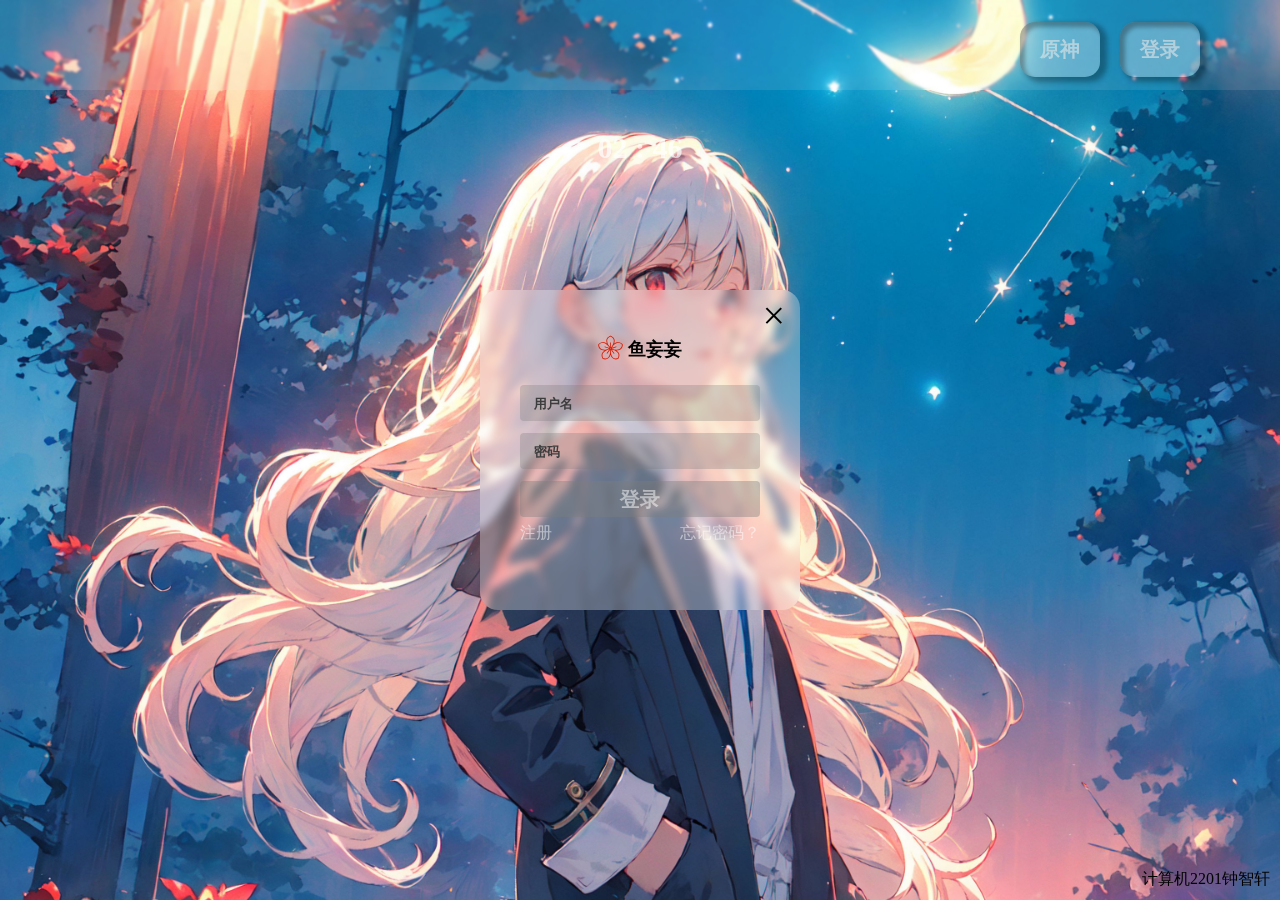
<file: index.html>
<!DOCTYPE html>
<html>

<head>
  <meta charset="utf-8" />
  <title>鱼妄妄</title>
  <!-- <meta http-equiv="refresh" content="5;url=Genshinlmpact.html"> -->
  <meta name="viewport" content="width=device-width, initial-scale=1, maximum-scale=1, user-scalable=no" />
  <!-- 适配手机 -->
  <link rel="icon" type="image/x-icon" href="img/icon/lbxx.ico" />
  <link rel="stylesheet" href="css/bgstyle.css" />
  <link rel="stylesheet" href="css/register.css" />
  <link rel="stylesheet" href="css/buttonstyle.css" />
  <script type="text/javascript">
    //.时间
    window.onload = function () {
      window.requestAnimationFrame(getDate);
    };
    function getDate() {
      window.setTimeout(function () {
        window.requestAnimationFrame(getDate);
      }, 1000 / 2);
      var d = new Date();
      var hour = d.getHours(); //获取小时
      var minute = d.getMinutes(); //获取分钟
      if (hour < 10) hour = "0" + hour;
      if (minute < 10) minute = "0" + minute;
      var Tools = document.getElementById("time");
      var da = hour + " : " + minute + " ";
      Tools.innerHTML = da;
    }
  </script>
</head>

<body>
  <div class="time"></div>
  <div class="box-one">
    <div class="index"></div>
    <input type="checkbox" id="display" />
    <label for="display" id="buttonstyle" class="header">登录</label>
    <button id="buttonstyle" class="Genshin-Impact" onclick="window.open('wal.html')">
      原神
    </button>
    <div id="time" align="center"></div>
    <div id="bg1" class="bgbox"></div>
    <div id="bg2" class="bgbox"></div>
    <div id="bg3" class="bgbox"></div>
    <div class="box">
      <div class="loginform">
        <form class="register" action="wal.html">
          <!-- 登录 -->
          <label for="display" class="exit">&times;</label>
          <h2>
            <svg t="1701339107495" class="form-icon-hua" viewBox="0 0 1077 1024" version="1.1"
              xmlns="http://www.w3.org/2000/svg" p-id="4821" width="200" height="200">
              <path
                d="M919.081687 624.098863c147.311764-47.786499 150.365788-224.380967 150.365789-231.746555a17.964849 17.964849 0 0 0-3.59297-10.77891c-4.311564-6.108049-110.483823-147.132115-257.795587-99.165968a380.675156 380.675156 0 0 0-112.459956 60.541542 377.261834 377.261834 0 0 0 22.995007-125.753945C718.59397 62.338027 551.70052 4.850509 544.694229 2.515079a17.964849 17.964849 0 0 0-11.497503 0c-7.006291 2.33543-173.899741 59.822948-173.899741 215.578191a379.597265 379.597265 0 0 0 22.995007 125.753945A381.393749 381.393749 0 0 0 269.472739 282.40743C122.340623 234.441283 16.348013 375.465349 12.036449 381.573398a17.964849 17.964849 0 0 0-3.59297 10.77891c0 7.365588 3.054024 183.960056 150.365788 231.746555a375.285701 375.285701 0 0 0 126.652188 17.066607 377.261834 377.261834 0 0 0-92.518974 88.027761c-91.081786 125.753945 10.239964 269.472739 14.731176 275.940084a16.348013 16.348013 0 0 0 9.162073 6.646995A316.360995 316.360995 0 0 0 305.402437 1023.996407c127.55043 0 197.613342-76.350609 233.54304-197.613342 36.827941 121.981326 106.531556 197.613342 233.543041 197.613342a316.360995 316.360995 0 0 0 88.387058-12.395746 16.348013 16.348013 0 0 0 9.162073-6.646994c4.491212-6.108049 105.812962-150.545437 14.731176-275.940085a383.549531 383.549531 0 0 0-92.339325-88.027761 377.261834 377.261834 0 0 0 126.652187-16.886958zM538.945477 38.983723c27.306571 10.77891 143.718794 63.775215 143.718794 178.390953 0 103.65718-58.565409 211.266627-123.598162 291.389855-3.233673-1.257539-2.155782 16.168364-2.155782-201.565609a17.964849 17.964849 0 0 0-35.929699 0v187.193729a711.228382 711.228382 0 0 0-73.116936-91.800379A397.023168 397.023168 0 0 1 395.226683 217.374676c0-114.256441 116.412223-167.432395 143.718794-178.390953zM169.947474 589.965649c-108.687338-35.929698-123.418514-162.581886-125.753945-191.86459 17.964849-22.63571 104.91472-116.951169 213.961355-81.560415 98.806671 32.15708 182.882165 120.903435 238.932495 207.853305-1.796485 2.33543 13.653285 6.108049-192.223887-60.541541a17.964849 17.964849 0 0 0-11.138207 34.133213l178.031656 57.846815a695.598963 695.598963 0 0 0-110.124526 41.498801 397.202817 397.202817 0 0 1-191.684941-7.365588zM454.510686 919.261336c-67.008888 92.518974-192.403535 67.188536-220.967646 60.002596-15.809067-24.97114-78.68604-136.532854-11.497503-228.872179 60.361893-82.997604 171.743959-136.712503 271.448872-162.941183 1.616836 2.515079 9.880667-10.419613-116.951169 164.198722A17.964849 17.964849 0 0 0 405.646296 772.488518l110.124526-151.623328a698.652987 698.652987 0 0 0 5.209806 116.951169 393.430198 393.430198 0 0 1-66.469942 181.444977zM538.945477 576.671661a17.964849 17.964849 0 1 1 0-35.929699 17.964849 17.964849 0 0 1 0 35.929699z m316.899941 173.720092c67.188536 92.339325 4.311564 203.901039-11.497503 228.872179-28.56411 7.18594-153.958758 32.516377-220.967646-60.002596-61.080487-84.075494-76.709906-204.97893-71.859397-308.456462 2.874376 0-7.545237-13.832934 120.005193 161.683644A17.964849 17.964849 0 1 0 700.629121 751.649292l-109.585581-151.623327a709.611545 709.611545 0 0 0 114.256441 31.797783 398.101059 398.101059 0 0 1 150.545437 118.568005zM592.840025 562.120133c0-3.054024-13.473637 2.515079 191.145996-64.134512a17.964849 17.964849 0 0 0-11.138206-34.133213L594.816159 520.980628a711.587679 711.587679 0 0 0 64.673457-98.267725 399.897544 399.897544 0 0 1 159.70751-106.890853c107.789095-35.929698 195.277911 58.924706 213.961354 81.560415-1.796485 29.462353-16.168364 156.473837-125.753945 191.86459-97.908428 32.875674-217.554324 10.599261-314.56451-27.126922z"
                p-id="4822" fill="#d81e06"></path>
            </svg>
            鱼妄妄
          </h2>
          <br />
          <input type="text" name="username" placeholder="用户名" />
          <input type="password" name="password " placeholder="密码" />
          <button class="logon">登录</button>
          <span>
            <a href="zc.html">注册</a>
            <a href="wj.html">忘记密码？</a>
          </span>
        </form>
      </div>
    </div>
  </div>
  <footer>计算机2201钟智轩</footer>
</body>

</html>
</file>
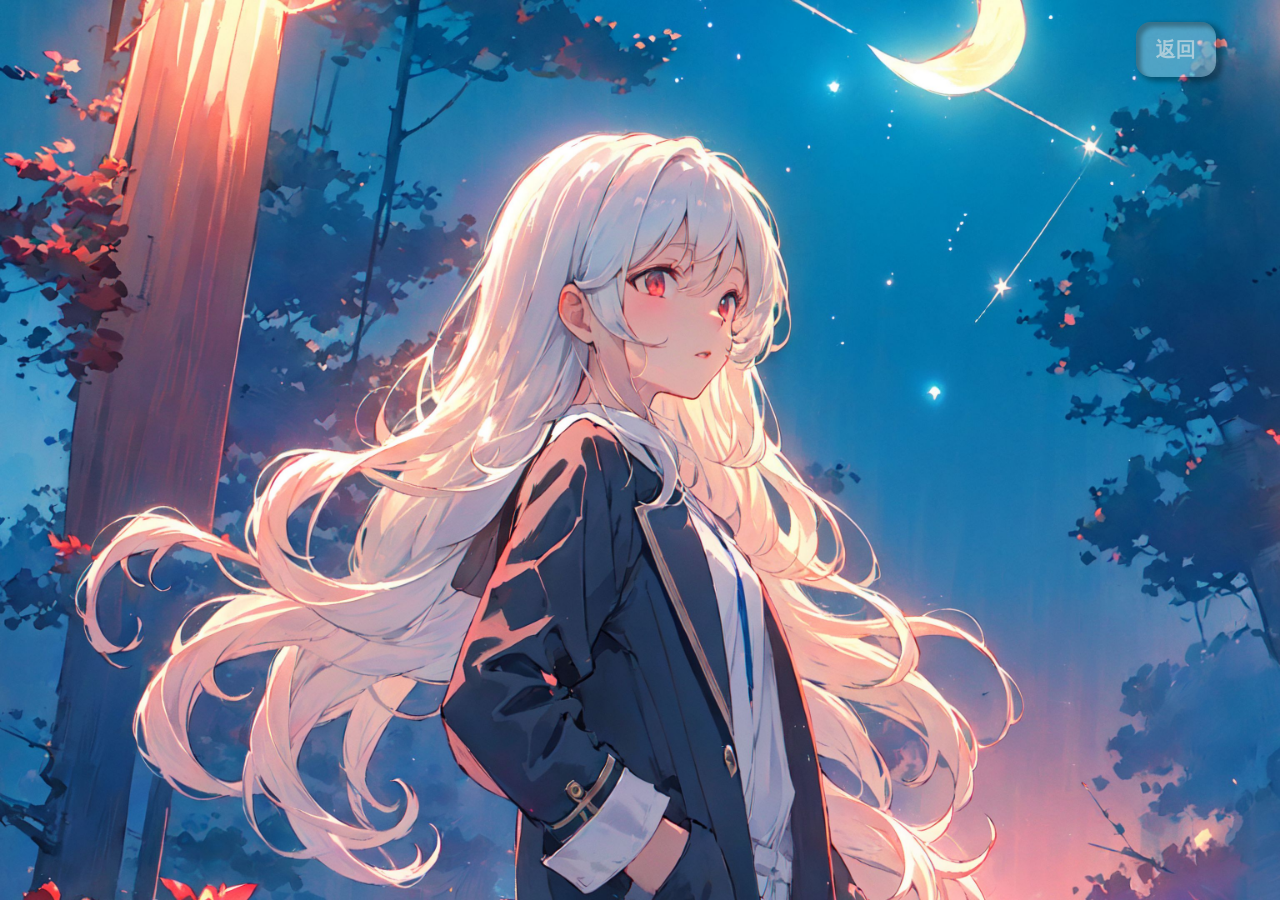
<file: GenshinImpact.html>
<!DOCTYPE html>
<html>
	<head>
		<meta charset="utf-8">
		<title>鱼妄妄</title>
		<meta name="viewport" content="width=device-width, initial-scale=1, maximum-scale=1, user-scalable=no"><!-- 适配手机 -->
		<link rel="icon" type="image/x-icon" href="img/logo/favicon.ico"><!-- logo -->
		<link rel="stylesheet" href="css/bgstyle.css">
		<link rel="stylesheet" href="css/Genshinlmpact.css">
		<link rel="stylesheet" href="css/buttonstyle.css">
	</head>
	<body>
		<div class="box-one">
			<div class="index">
				<input type="checkbox" id="display" onclick="location.href='index.html'">
				<label for="display" id="buttonstyle" class="return">返回</label>
			</div>
			<div id="bg1" class="bgbox"></div>
			<div id="bg2" class="bgbox"></div>
			<div id="bg3" class="bgbox"></div>
		</div>
	</body>
</html>
</file>
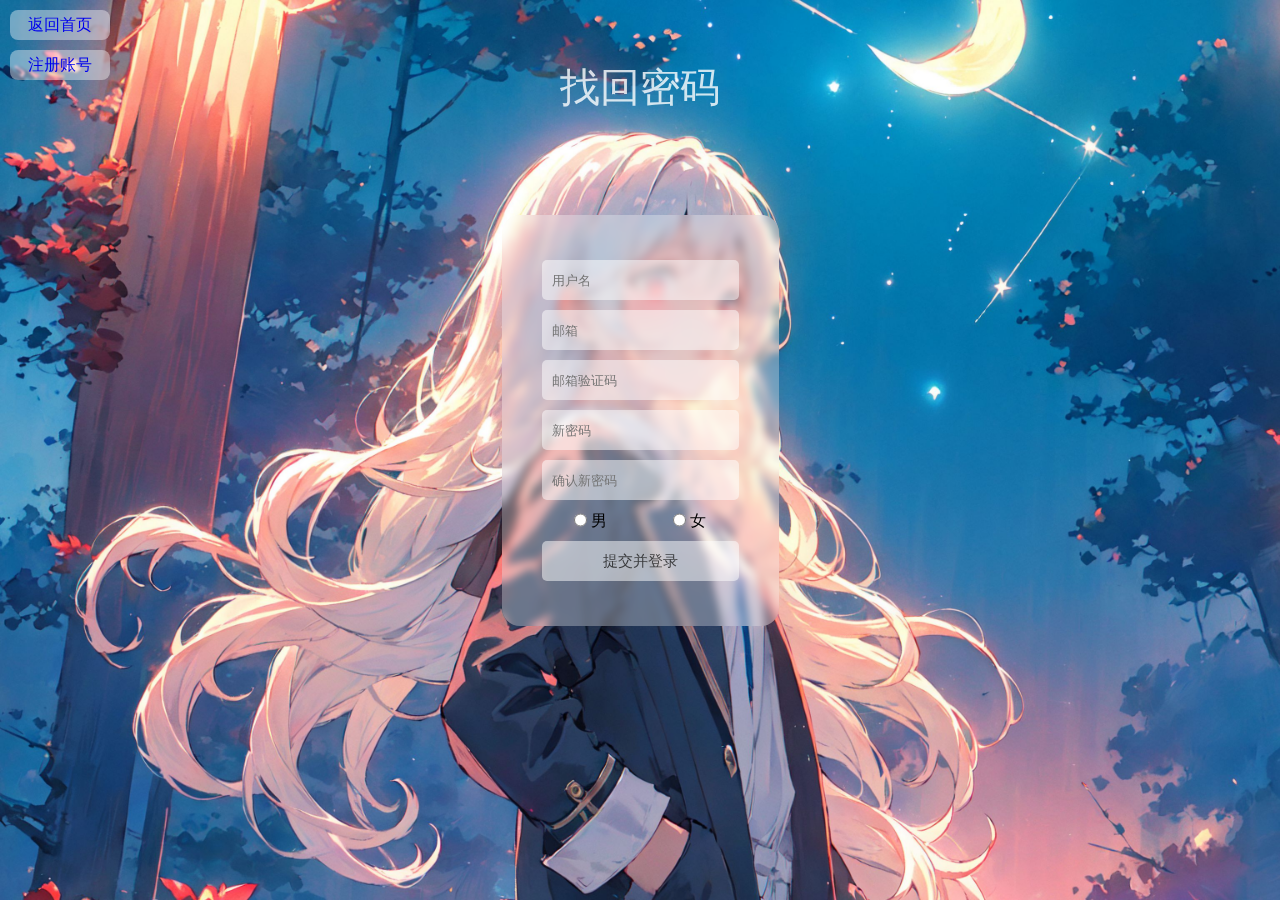
<file: wj.html>
<!DOCTYPE html>
<html>

<head>
	<meta charset="utf-8">
	<title>鱼妄妄 | 找回密码</title>
	<link rel="icon" type="image/x-icon" href="img/icon/lbxx.ico">
	<link rel="stylesheet" href="css/bgstyle.css">
	<link rel="stylesheet" href="css/zcwj.css">
</head>

<body>
	<div id="bg1" class="bgbox"></div>
	<div id="bg2" class="bgbox"></div>
	<div id="bg3" class="bgbox"></div>
	<a class="sy" href="index.html"><span>返回首页</span></a>
	<a class="zcwj" href="zc.html"><span>注册账号</span></a>
	<p class="h1">找回密码</p>
	<div class="reg">
		<form class="register" action="wal.html">
			<input type="text" name="username" placeholder="用户名">
			<input type="text" name="email" placeholder="邮箱"></span>
			<input type="text" name="email-password" placeholder="邮箱验证码">
			<input type="password" name="password" placeholder="新密码">
			<input type="password" name="password-" placeholder="确认新密码">
			<span class="or">
				<span>
					<input type="radio" name="radio">
					<span class="id">男</span>
				</span>
				<span>
					<input type="radio" name="radio">
					<span class="id">女</span>
				</span>
			</span>
			<button>提交并登录</button>
		</form>
	</div>

</body>

</html>
</file>
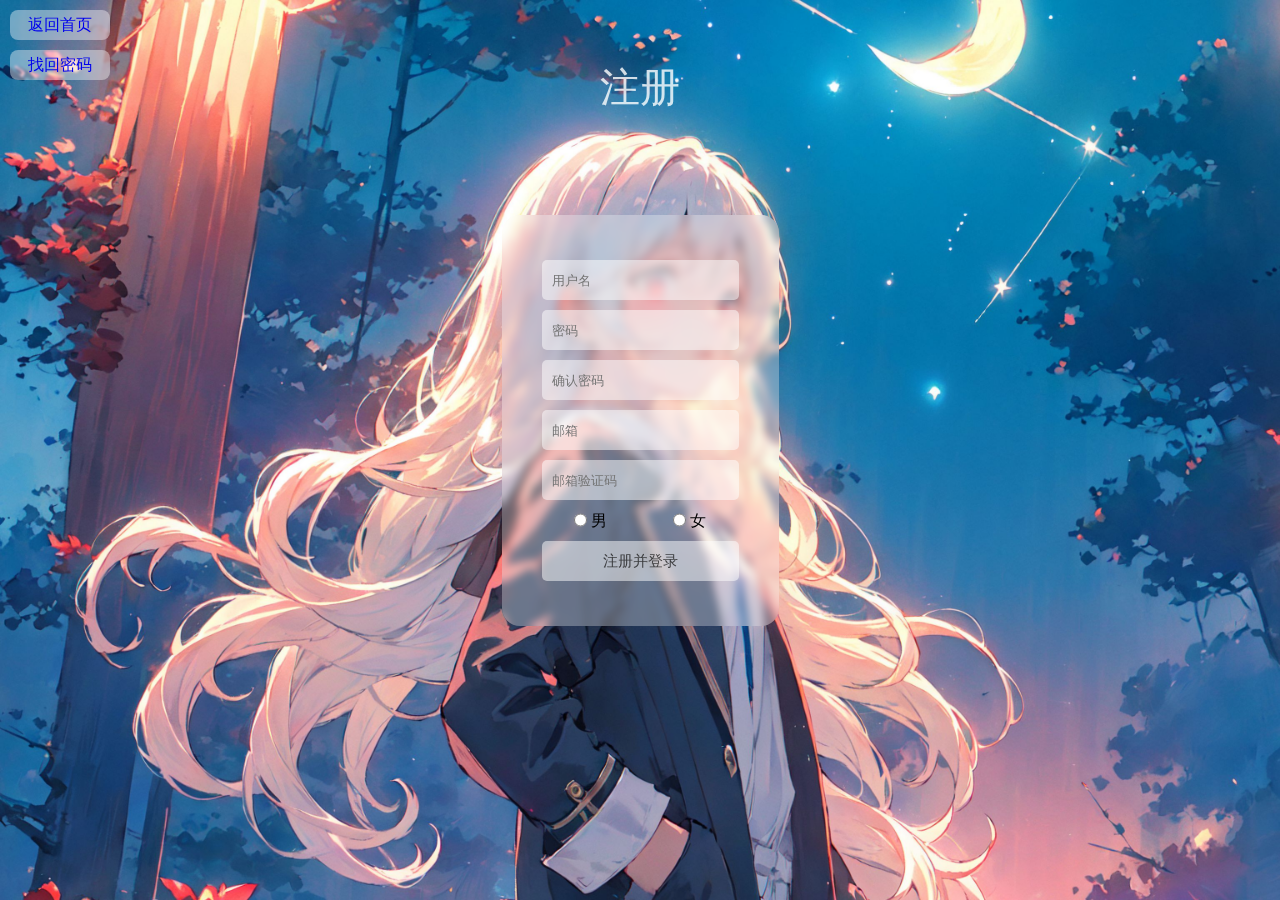
<file: zc.html>
<!DOCTYPE html>
<html>

<head>
  <meta charset="utf-8" />
  <title>鱼妄妄 | 注册</title>
  <link rel="icon" type="image/x-icon" href="img/icon/lbxx.ico" />
  <link rel="stylesheet" href="css/bgstyle.css" />
  <link rel="stylesheet" href="css/zcwj.css" />
</head>

<body>
  <div id="bg1" class="bgbox"></div>
  <div id="bg2" class="bgbox"></div>
  <div id="bg3" class="bgbox"></div>
  <a class="sy" href="index.html"><span>返回首页</span></a>
  <a class="zcwj" href="wj.html"><span>找回密码</span></a>
  <p class="h1">注册</p>
  <div class="reg">
    <form class="register" action="wal.html">
      <input type="text" name="username" placeholder="用户名" />
      <input type="password" name="password" placeholder="密码" />
      <input type="password" name="password-" placeholder="确认密码" />
      <input type="text" name="email" placeholder="邮箱" />
      <input type="text" name="email-password" placeholder="邮箱验证码" />
      <span class="or">
        <span>
          <input type="radio" name="radio" />
          <span class="id">男</span>
        </span>
        <span>
          <input type="radio" name="radio" />
          <span class="id">女</span>
        </span>
      </span>
      <button>注册并登录</button>
    </form>
  </div>
</body>

</html>
</file>
<file: css/bgstyle.css>
/* 图片大盒子 */
		.bgbox{
			width: 100vw;
			height: 100vh;
			
			position:fixed;	
			top: 0;
		}
			
		#bg1{
			z-index:-1;
			background-image: url(../img/background/bg1.jpg);
			background-repeat: no-repeat;/* 方式不重复 */
			background-size: cover;/* 图片大小覆盖整个网页 */
			background-position: bottom;/* 位置底部 */
			
			animation-name: divbg1;
			animation-timing-function: ease-in-out;
			animation-iteration-count: infinite;/* 动画执行次数 无限 */
			animation-duration: 20s;/* 持续时间 */ 
			animation-direction: alternate;/* 是否轮流反复播放 往返执行 */
		}
		#bg2{
			z-index:-2;
			background-image: url(../img/background/bg2.jpg);
			background-repeat: no-repeat;
			background-size: cover;
			background-position: bottom;
			animation-name: divbg2;
			animation-timing-function: ease-in-out;
			animation-iteration-count: infinite;
			animation-duration: 20s;
			animation-direction: alternate;
		}
		#bg3{
			z-index:-3;
			background-image: url(../img/background/bg3.jpg);
			background-repeat: no-repeat;
			background-size: cover;
			background-position: bottom;
			
			animation-name: divbg3;
			animation-timing-function: ease-in-out;
			animation-iteration-count: infinite;
			animation-duration: 20s;
			animation-direction: alternate;
		}
		
		@keyframes divbg1{
			0%{
				opacity: 1;
			}
			33.333%{
				opacity: 1;
			}
			66.666%{
				opacity: 0;
			}
			99.999%{
				opacity: 0;
			}
			100%{
				opacity: 1;
			}
		}
		@keyframes divbg2{
			0%{
				opacity: 0;
			}
			33.333%{
				opacity: 1;
			}
			66.666%{
				opacity: 1;
			}
			99.999%{
				opacity: 0;
			}
			100%{
				opacity: 0;
			}
		}
		@keyframes divbg3{
			0%{
				opacity: 0;
			}
			33.999%{
				opacity: 0;
			}
			66.666%{
				opacity: 1;
			}
			99.999%{
				opacity: 1;
			}
			100%{
				opacity: 0;
			}
		}
</file>
<file: css/register.css>
*{
			padding: 0;
			margin: 0;
			user-select: none;
			text-decoration: none;
		}
		
		/* 页面大盒子 */
		.box-one{
			display: flex;
			align-items: center;
			justify-content: center;
		}
		
		/* 登录表单大盒子 */
		.box{
			width: 100%;
			height: 100vh;
			display: flex;
			align-items: center;
			justify-content: center;
		}
		
		/* 时间 */
		#time{
			z-index: 1;
			width: 120px;
			height: 35px;
			/* background-color: #ffaa00; */
			font-size: 30px;
			font-weight: 600;
			color: rgba(255, 255, 255, 0.7);
			
			display: flex;
			align-items: center;
			justify-content: center;
			position:absolute;
			top: 130px;
			transition: 0.4s;
		}
		
		/* 导航背景条 */
		.index{
			width: 100%;
			height: 90px;
			background-color: rgba(255, 255, 255, 0.1);
			backdrop-filter: blur(1px);
			
			position: fixed;
			top: 0;
		}
		
		/* 导航-原神 */
		.Genshin-Impact{
			position: absolute;
			top: 2.4%;
			right: 180px;
		}
		
		/* 导航-登录 */
		.header{
			position: absolute;
			top: 2.4%;
			right: 80px;
		}

		/* 互动 */
		input[type='checkbox']{
			display: none;/* 隐藏勾选框 */
		}
		#display:checked ~ .box{
			display: none;
		}
		
		/* 表单 */
		.loginform{
			width: 100%;
			height: 80vh;
			
			display: flex;
			align-items: center;
			justify-content: center;
		}
		
		/* 登录 */	
		.register{
			z-index: 2;
			width: 240px;
			height: 240px;
			background-color: rgba(255, 255, 255, 0.3);
			/* box-shadow: 0 0 20px 20px rgba(5, 57, 124, 0.9); */
			backdrop-filter: blur(4px);
			padding: 40px;
			border-radius: 18px;
			text-align: center;
			overflow: hidden;
			
			display: flex;
			flex-direction: column;/* 内容排列方式从上往下 */
			
			position: relative;
		} 
		/* .register::before{
			content: "";
			width: 100%;
			height: 100%;
			box-shadow: inset 0 0 0 200px rgba(255,255,255,0.35);
			backdrop-filter: blur(4px);
			
			position: absolute;
			top: -10px;
			left: -10px;
		} */
		
		/* 梅花 */
		.form-icon-hua{
			width: 25px;
			height: 25px;
			position: relative;
			top: 5px;
		}

		/* 鱼妄妄 */
		.register>h2{
			width: 100%;
			z-index: 1;
			font-size: 18px;
			font-weight: 600;
		}
		
		/* 输入框 */
		.register>input{
			margin: 6px 0;
			height: 36px;
			font-weight: 600;
			border: none;
			background-color: rgba(124, 124, 124, 0.3);
			border-radius: 4px;
			padding: 0 14px;
			color:  rgba(0, 0, 0, 1.0);
			z-index: 1;
		}
		.register input::placeholder{/* 输入框内内置文字 */
			color: #3d3d3d;
		}
		.register input:focus{/* 按钮和输入框的选中高亮 */
			outline: none;/* 选中输入框高亮为0（取消） */
		}
		 
		/* &times; */
		.exit{
			z-index: 2;
			
			width: 50px;
			height: 50px;
			border-radius: 0px 0px 0px 10px;
			font-size: 40px;
			font-weight: 300;
			
			display: flex;
			align-items: center;
			justify-content: center;
			
			position: absolute;
			top: 0%;
			left: 84%;
			
			transition: 0.2s;
		}
		.exit:hover{
			box-shadow: -3px 3px 5px 2px rgba(231, 231, 231, 0.5);
			color: rgba(255, 0, 0, 0.7);
			background-color: rgba(237, 235, 235, 0.3);
		}
		.exit:active{
			color: rgba(0, 0, 0, 0.3);
			box-shadow:  -3px 3px 5px 2px rgba(255, 0, 0, 0.3);
		}
		
		/* 登录按钮 */
		.logon{
			z-index: 3;
			height: 36px;
			margin: 6px 0;
			overflow: hidden;
			border-radius: 4px;
			border: none;
			font-size: 20px;
			font-weight: 600;
			color: rgba(255, 255, 255, 0.5);
			background-color: rgba(124, 124, 124, 0.4);
			
			display: flex;
			align-items: center;
			justify-content: center;
			
			transition: 0.3s;
		}
		.logon:hover{
			color: rgba(0, 0, 0, 0.7);
			box-shadow: 3px 3px 2px 2px rgba(255, 255, 255, 0.5);
			transition: 0.3s;
		}
		.logon:active{
			color:rgba(0, 0, 0, 0.3);
			background-color: rgba( 124, 124, 124, 0.3);
			box-shadow: 3px 3px 2px 2px rgba(0, 0, 0, 0.5);
		}
		
		/* 注册 忘记密码 */
		.register>span{
			display: flex;
			justify-content: space-between;
		}
		
		a:link,
		a:visited{
			color: rgba(255, 255, 255, 0.5);
		}
		a:active{
			color: rgba(170, 0, 0, 0.9);
		}
		a:hover{
			color: rgba(0, 0, 0, 0.5);
		}
			
		/* 页脚 */
		footer{
			z-index: 1;
			position: absolute;/* 相对位置 */
			bottom: 10px;
			right: 10px;
		}
</file>
<file: css/buttonstyle.css>
/* 统一登录页面导航栏按钮样式 */
		#buttonstyle{
			z-index: 2;
			width: 80px;
			height: 55px;
			border-radius: 15px;
			border: none;
			box-shadow: 5px 3px 5px 2px rgba(0, 0, 0, 0.3);
			font-size: 20px;
			font-weight: 700;
			color: rgba(231, 231, 231, 0.6);
			background-color: rgba(255, 255, 255, 0.3);
			
			display: flex;
			align-items: center;
			justify-content: center;
		}
		#buttonstyle::before{
			z-index: -2;
			content: "";
			width: 100%;
			height: 100%;
			border-radius: 15px;
			box-shadow: inset 4px 4px 4px 1px rgba(0, 0, 0, 0.3);/* 阴影颜色 */
			
			position: absolute;
		}
		#buttonstyle:hover{/* 悬停 */
			box-shadow: 5px 4px 5px 2px rgba(50, 50, 50, 0.8);
			color: rgba(0, 0, 0, 0.5);
			transition:	0.3s;
		}
		#buttonstyle:active{/* 点击 */
			color: rgba(255, 255, 255, 0.3);
			background-color: rgba(0, 0, 0, 0.3);
			box-shadow: none;
			transition: 0.3s;
		}
</file>
<file: css/Genshinlmpact.css>
*{
				padding: 0;
				margin: 0;
				user-select: none;
				text-decoration: none;
			}
			
			input[type='checkbox']{
				display: none;/* 隐藏勾选框 */
			}
			
			.return{
				position: fixed;/* 固定 */
				top: 2.4%;
				right: 5%;
			}
</file>
<file: css/zcwj.css>
*{
				padding: 0;
				margin: 0;
				text-decoration: none;
				user-select: none;
			}
			body{
				box-sizing: border-box;
			}
			.sy,.zcwj{
				width: 100px;
				height: 30px;
				border-radius: 8px;
				background-color: rgba(255, 255, 255, 0.4);
				backdrop-filter: blur(1px);
				text-align: center;
				display: block;
				position: relative;
				top: 10px;
				left: 10px;
				
				transition: 0.3s;
			}
			.zcwj{
				top: 20px;
			}
			.sy span,.zcwj span{
				position: relative;
				top: 4.6px;
			}
			.h1{
				color: rgba(255, 255, 255, 0.8);
			}
			.reg{
				display:flex;
				justify-content:center;
			}
			p{
				text-align: center;
				font-size:40px;
				margin:0 0 100px 0;
			}
			.register{
				background-color: rgba(255, 255, 255, 0.3);
				backdrop-filter: blur(4px);
				padding: 40px;
				border-radius: 18px;
				text-align: center;
				overflow: hidden;
				
				display: flex;
				flex-direction: column;/* 内容排列方式从上往下 */
			}
			.register input,button{
				height: 20px;
				border: none;
				border-radius: 5px;
				padding: 10px 10px 10px 10px;
				margin:5px 0;
				background-color: rgba(255, 255, 255, 0.5);
			}
			.register input:focus{
				outline: none;
			}
			button{
				cursor: pointer;
				height: 40px;
				width:100%;
				font-size: 15px;
				font-weight: 500;
				color: rgba(26, 26, 26, 0.8);
				transition: 0.3s;
			}
			button:hover,.sy:hover,.zcwj:hover{
				box-shadow: 4px 4px 4px 4px rgba(0, 0, 0, 0.5);
			}
			button:active,.sy:active,.zcwj:active{
				background-color: rgba(75, 75, 75, 0.5);
				box-shadow: 4px 4px 4px 2px rgba(255, 255, 255, 0.5);
				color: rgba(255, 255, 255, 0.8);
			}
			.or{
				width:100%;
				display: flex;
				justify-content: space-around;
			}
			.id{
				position: relative;
				top: -4px;
			}
			a:visited{
				color: rgba(0, 0, 0, 0.8);
			}
			a:active{
				color: rgba(170, 0, 0, 0.9);
			}
			a:hover{
				color: rgba(0, 0, 0, 0.5);
			}
</file>
